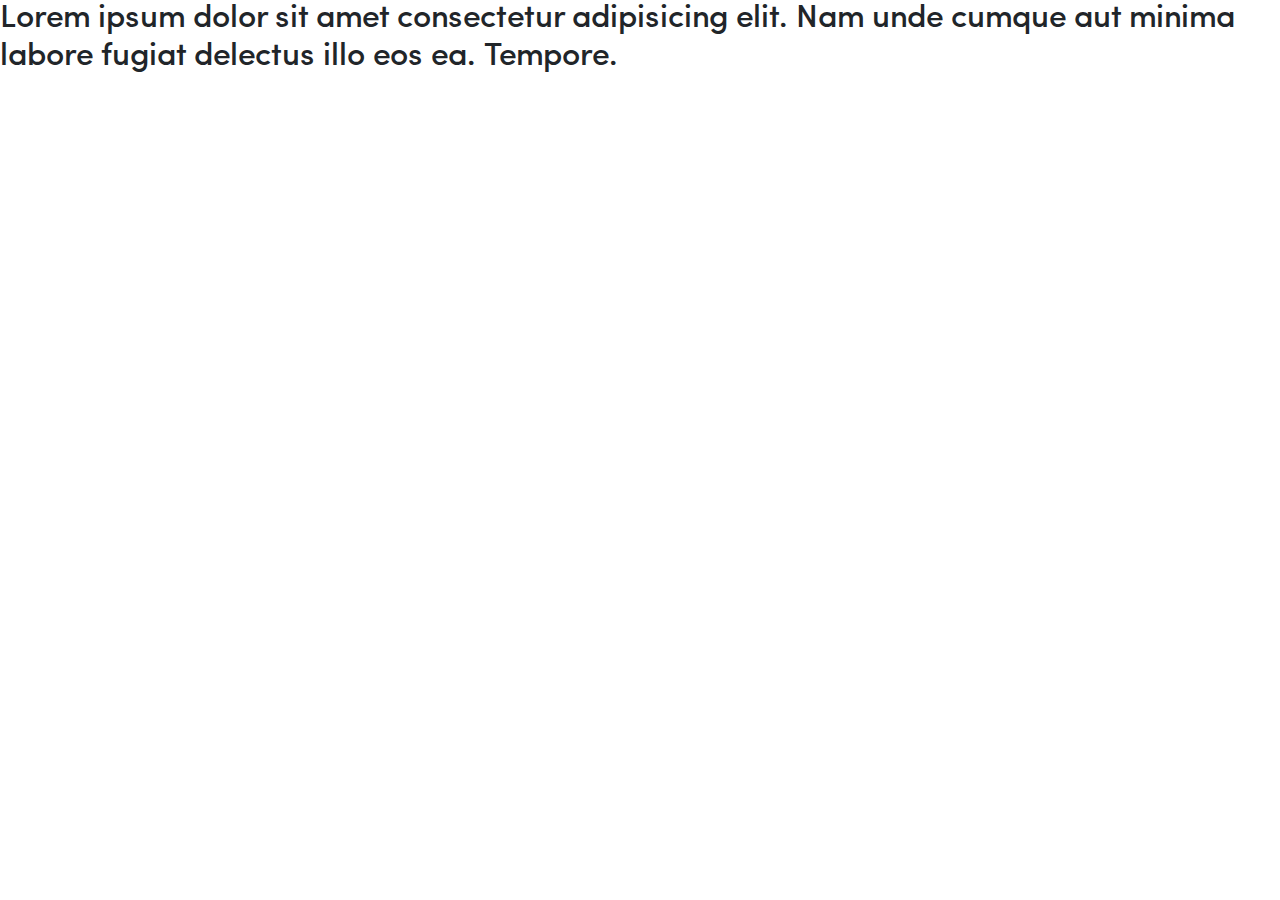
<file: index.html>
<!DOCTYPE html>
<!--[if lt IE 7]>      <html class="no-js lt-ie9 lt-ie8 lt-ie7"> <![endif]-->
<!--[if IE 7]>         <html class="no-js lt-ie9 lt-ie8" lang="en-US"> <![endif]-->
<!--[if IE 8]>         <html class="no-js lt-ie9" lang="en-US"> <![endif]-->
<!--[if gt IE 8]><!-->
<!--<![endif]-->
<!--[if gte IE 9] <style type="text/css"> .gradient {filter: none;}</style><![endif]-->
<!--[if !IE]><html lang="en"><![endif]-->
<html lang="en-US" class="no-js">

<head>
    <meta charset="UTF-8">
    <meta http-equiv="X-UA-Compatible" content="IE=edge">
    <!-- Required meta tags for responsive -->
    <meta name="viewport" content="width=device-width, initial-scale=1, shrink-to-fit=no">
    <!-- The above 3 meta tags *must* come first in the head; any other head content must come *after* these tags -->
    <!-- Favicon and touch icons -->
    <link rel="icon" type="image/png" sizes="16x16" href="assets/img/favicon/favicon-16x16.png">
    <meta name="misapplication-TileColor" content="#ffffff">
    <meta name="theme-color" content="#ffffff">
    <!-- Twitter Card data -->
    <meta name="twitter:card" content="">
    <meta name="twitter:site" content="@twitter_username">
    <meta name="twitter:title" content="">
    <meta name="twitter:description" content="">
    <meta name="twitter:image" content="">
    <!-- Open Graph data -->
    <meta property="og:title" content="">
    <meta property="og:type" content="article">
    <meta property="og:url" content="">
    <meta property="og:image" content="">
    <meta property="og:description" content="">
    <meta property="og:site_name" content="R">
    <meta property="fb:admins" content="Facebook numeric ID">
    <!-- gmail verification -->
    <meta name="google-site-verification" content="">
    <!-- Website title -->
    <title>Home</title>
    <link rel="stylesheet" href="assets/css/all.css">
    <link rel="stylesheet" href="assets/css/normalize.min.css">
    <link rel="stylesheet" href="assets/css/bootstrap.min.css">
    <!-- Main CSS -->
    <link rel="stylesheet" type="text/css" href="assets/css/style.css">
    <!-- jQuery (necessary for jQuery plugins) -->
    <script src="assets/js/jquery-3.5.1.min.js"></script>
</head>

<body>
    <!-- Main Coding Start Here -->


    <h2>
        Lorem ipsum dolor sit amet consectetur adipisicing elit. Nam unde cumque aut minima labore fugiat delectus illo eos ea. Tempore.
    </h2>


    <!-- Main Coding End -->
    <!-- Include all compiled plugins (below), or include individual files as needed -->
    <script src="assets/js/bootstrap.bundle.min.js"></script>
    <!-- Script JS -->
    <script src="assets/js/script.js"></script>
</body>

</html>
</file>
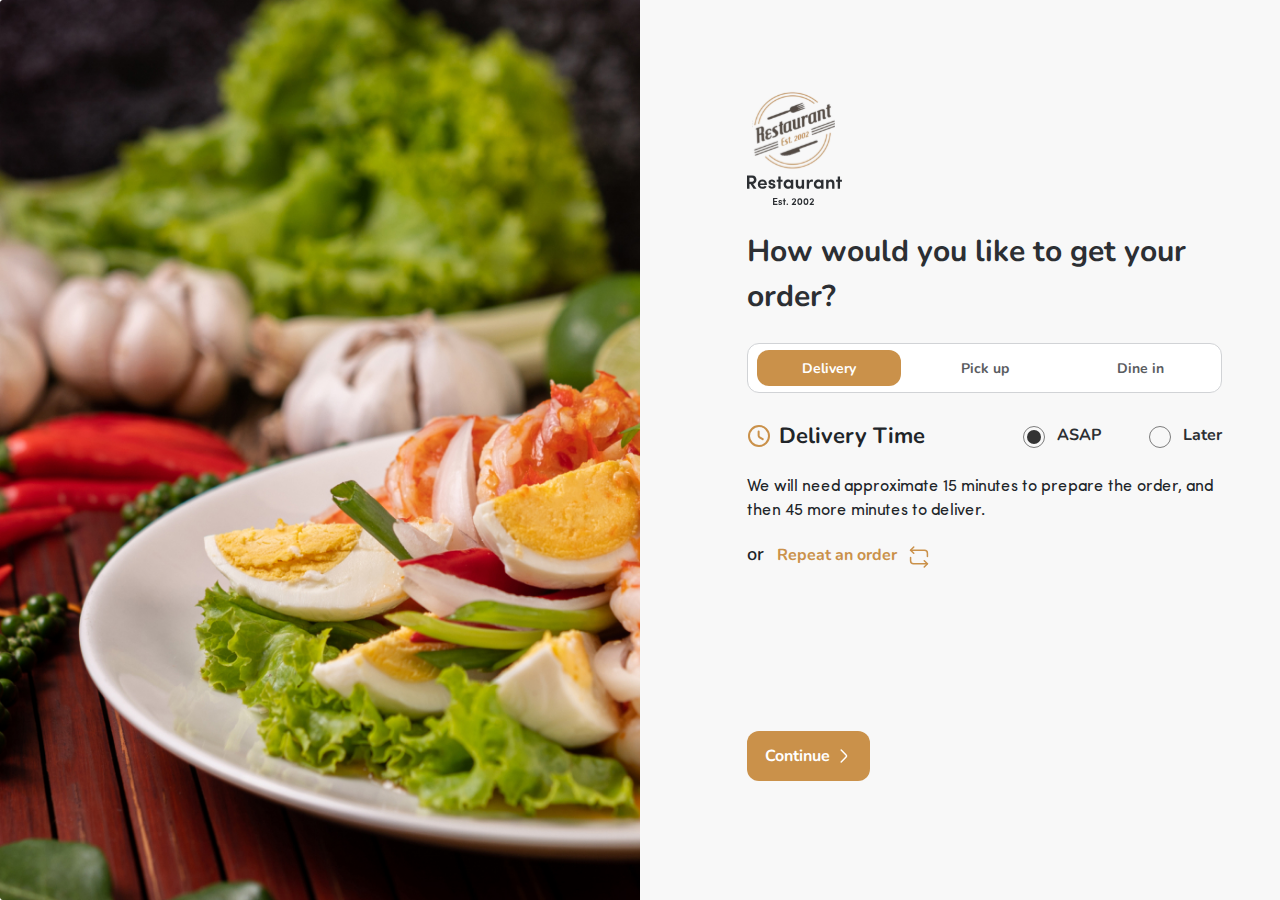
<file: chooser-order-type.html>
<!DOCTYPE html>
<!--[if lt IE 7]>      <html class="no-js lt-ie9 lt-ie8 lt-ie7"> <![endif]-->
<!--[if IE 7]>         <html class="no-js lt-ie9 lt-ie8" lang="en-US"> <![endif]-->
<!--[if IE 8]>         <html class="no-js lt-ie9" lang="en-US"> <![endif]-->
<!--[if gt IE 8]><!-->
<!--<![endif]-->
<!--[if gte IE 9] <style type="text/css"> .gradient {filter: none;}</style><![endif]-->
<!--[if !IE]><html lang="en"><![endif]-->
<html lang="en-US" class="no-js">

<head>
    <meta charset="UTF-8">
    <meta http-equiv="X-UA-Compatible" content="IE=edge">
    <!-- Required meta tags for responsive -->
    <meta name="viewport" content="width=device-width, initial-scale=1, shrink-to-fit=no">
    <!-- The above 3 meta tags *must* come first in the head; any other head content must come *after* these tags -->
    <!-- Favicon and touch icons -->
    <link rel="icon" type="image/png" sizes="16x16" href="assets/img/favicon/italiano-favicon.svg">
    <meta name="misapplication-TileColor" content="#ffffff">
    <meta name="theme-color" content="#ffffff">
    <!-- Twitter Card data -->
    <meta name="twitter:card" content="">
    <meta name="twitter:site" content="@twitter_username">
    <meta name="twitter:title" content="">
    <meta name="twitter:description" content="">
    <meta name="twitter:image" content="">
    <!-- Open Graph data -->
    <meta property="og:title" content="">
    <meta property="og:type" content="article">
    <meta property="og:url" content="">
    <meta property="og:image" content="">
    <meta property="og:description" content="">
    <meta property="og:site_name" content="R">
    <meta property="fb:admins" content="Facebook numeric ID">
    <!-- gmail verification -->
    <meta name="google-site-verification" content="">
    <!-- Website title -->
    <title>Chooser - order type</title>
    <link rel="stylesheet" href="assets/css/all.css">
    <link rel="stylesheet" href="assets/css/normalize.min.css">
    <link rel="stylesheet" href="assets/css/bootstrap.min.css">
    <!-- Main CSS -->
    <link rel="stylesheet" type="text/css" href="assets/css/style.css">
    <!-- jQuery (necessary for jQuery plugins) -->
    <script src="assets/js/jquery-3.5.1.min.js"></script>
</head>

<body>
    <!-- Main Coding Start Here -->


    <div class="login-wrapper gray-6-bg">
        <div class="container-fluid">
            <div class="row">
                <div class="col-lg-6 p-0">
                    <div class="left-banner"></div>
                </div>
                <div class="col-lg-6 d-flex align-items-center pe-auto pe-lg-0">
                    <div class="login-form-area w-100">
                        <div class="logo mb-4">
                            <a href="index.html">
                                <img src="assets/img/Logo-italiano.svg" alt="Italiano logo" class=" img-fluid login-form-logo">
                            </a>
                        </div>

                        <h2 class="fs-30 lh-45 text-clr-gray-1 fw-bold mb-3 ff-nunito">
                            How would you like to get your order?
                        </h2>


                        <div class="step-form-wrapper form-field-area">

                            <div class="tabs">
                                <div class="tabs__head d-flex align-items-center justify-content-between gap-2 radius-12 bg-white ff-nunito">
                                    <div class="tabs__toggle is-active fs-14 lh-19 fw-bold text-clr-gray-2 radius-12 text-center d-flex align-items-center justify-content-center" id="tabs_1">
                                        <span class="tabs__name fs-14 lh-19 fw-bold">Delivery</span>
                                    </div>
                                    <div class="tabs__toggle fs-14 lh-19 fw-bold text-clr-gray-2 radius-12 text-center d-flex align-items-center justify-content-center" id="tabs_2">
                                        <span class="tabs__name fs-14 lh-19 fw-bold">Pick up</span>
                                    </div>
                                    <div class="tabs__toggle fs-14 lh-19 fw-bold text-clr-gray-2 radius-12 text-center d-flex align-items-center justify-content-center" id="tabs_3">
                                        <span class="tabs__name fs-14 lh-19 fw-bold">Dine in</span>
                                    </div>
                                </div>

                                <div class="tabs__body mt-2">

                                    <div class="tabs__content is-active " id="tabs_content1">
                                        <div class="tabs-inner-content d-flex flex-column justify-content-between">
                                            <div class="">
                                                <div class="heading-radio-option ff-nunito d-flex align-items-center justify-content-between pb-2">
                                                    <div class="tabs-heading-text d-flex align-items-center gap-2">
                                                        <img src="assets/img/clock-icon.svg" alt="clock icon" class="img-fluid">
                                                        <h4 class="fs-22 lh-30 fw-bold mb-0">
                                                            Delivery Time
                                                        </h4>
                                                    </div>
        
                                                    <div class="tab-inner-radio d-flex align-items-center gap-4">
                                                        <div class="form-check current" data-tab="tab-1">
                                                            <label class="radio-cirle-btn" for="asap">
                                                                <input class="form-check-input d-none" type="radio" name="flexRadioDefault" id="asap" checked>
                                                                <img src="assets/img/radio-btn-circle.svg" alt="" class="radio-normal img-fluid">
                                                                <img src="assets/img/radio-action-circle.svg" alt="" class="img-fluid d-none radio-active">
                                                                <span class="fs-6 lh-26 fw-bold text-clr-gray-1 ms-2">ASAP</span>
                                                            </label>
                                                        </div>
                                                        <div class="form-check"  data-tab="tab-2">
                                                            <label class="radio-cirle-btn" for="later">
                                                                <input class="form-check-input d-none" type="radio" name="flexRadioDefault" id="later">
                                                                <img src="assets/img/radio-btn-circle.svg" alt="" class="radio-normal img-fluid">
                                                                <img src="assets/img/radio-action-circle.svg" alt="" class="img-fluid d-none radio-active">
                                                                <span class="fs-6 lh-26 fw-bold text-clr-gray-1 ms-2">Later</span>
                                                            </label>
                                                        </div>
                                                    </div>
                                                </div>
                                                <div class="tab-content-wrapper">
                                                    <div id="tab-1" class="tab-content current">
                                                        <p class="tabs__text mt-3">
                                                            We will need approximate 15 minutes to prepare the order, and then 45 more minutes to deliver.
                                                        </p>
                                                    </div>
                                                    <div id="tab-2" class="tab-content">
                                                        <p class="tabs__text mt-3">
                                                            We will need approximate 15 minutes to prepare the order.
                                                        </p>
                                                    </div>
                                                </div>
                                                <p class="fs-18 lh-30 fw-semibold ff-nunito mt-2 mb">
                                                    or
                                                    <a href="#" class="fs-6 lh-20 fw-bold text-decoration-none text-clr-anzac repeat-order ms-2">
                                                        Repeat an order
                                                        <span class="ps-2">
                                                            <svg width="20" height="22" viewBox="0 0 20 22" fill="none" xmlns="http://www.w3.org/2000/svg">
                                                                <path d="M1.58008 4.15991H15.4201C17.0801 4.15991 18.4201 5.49991 18.4201 7.15991V10.4799" stroke="#CA914A" stroke-width="1.5" stroke-miterlimit="10" stroke-linecap="round" stroke-linejoin="round"/>
                                                                <path d="M4.74008 1L1.58008 4.15997L4.74008 7.32001" stroke="#CA914A" stroke-width="1.5" stroke-miterlimit="10" stroke-linecap="round" stroke-linejoin="round"/>
                                                                <path d="M18.4201 17.84H4.58008C2.92008 17.84 1.58008 16.5 1.58008 14.84V11.52" stroke="#CA914A" stroke-width="1.5" stroke-miterlimit="10" stroke-linecap="round" stroke-linejoin="round"/>
                                                                <path d="M15.2598 20.9999L18.4198 17.84L15.2598 14.6799" stroke="#CA914A" stroke-width="1.5" stroke-miterlimit="10" stroke-linecap="round" stroke-linejoin="round"/>
                                                                </svg>                                                        
                                                        </span>
                                                    </a>
                                                </p>
                                            </div>
    
                                            <div class="continue-btn-wrap">
                                                <button class="btn1 continue-btn radius-12 anzac-bg border-0 text-white fs-6 lh-20 fw-bold ff-nunito position-relative">Continue</button>
                                            </div>
                                        </div>
                                    </div>
                                    
                                    <div class="tabs__content" id="tabs_content2">
                                        <div class="tabs-inner-content d-flex flex-column justify-content-between">
                                            <div class="">
                                                <div class="heading-radio-option ff-nunito pb-2">
        
                                                    <div class="tab-inner-radio d-flex align-items-center gap-4">
                                                        <div class="form-check current ps-0">
                                                            <label class="radio-cirle-btn" for="curbside">
                                                                <input class="form-check-input d-none" type="radio" name="curbside" id="curbside" checked>
                                                                <img src="assets/img/radio-btn-circle.svg" alt="" class="radio-normal img-fluid">
                                                                <img src="assets/img/radio-action-circle.svg" alt="" class="img-fluid d-none radio-active">
                                                                <span class="fs-6 lh-26 fw-bold text-clr-gray-1 ms-2">Curbside pick up</span>
                                                            </label>
                                                        </div>
                                                        <div class="form-check">
                                                            <label class="radio-cirle-btn" for="storePick">
                                                                <input class="form-check-input d-none" type="radio" name="curbside" id="storePick">
                                                                <img src="assets/img/radio-btn-circle.svg" alt="" class="radio-normal img-fluid">
                                                                <img src="assets/img/radio-action-circle.svg" alt="" class="img-fluid d-none radio-active">
                                                                <span class="fs-6 lh-26 fw-bold text-clr-gray-1 ms-2">In store pick up</span>
                                                            </label>
                                                        </div>
                                                    </div>
                                                </div>
                                                <!-- <div class="tab-content-wrapper">
                                                    <div id="tab-3" class="tab-content current">
                                                        <p class="tabs__text mt-3">
                                                            We will need approximate 15 minutes to prepare the order, and then 45 more minutes to deliver.
                                                        </p>
                                                    </div>
                                                    <div id="tab-4" class="tab-content">
                                                        <p class="tabs__text mt-3">
                                                            We will need approximate 15 minutes to prepare the order.
                                                        </p>
                                                    </div>
                                                </div> -->
                                                <p class="fs-18 lh-30 fw-semibold ff-nunito mt-2 mb">
                                                    or
                                                    <a href="#" class="fs-6 lh-20 fw-bold text-decoration-none text-clr-anzac repeat-order ms-2">
                                                        Repeat an order
                                                        <span class="ps-2">
                                                            <svg width="20" height="22" viewBox="0 0 20 22" fill="none" xmlns="http://www.w3.org/2000/svg">
                                                                <path d="M1.58008 4.15991H15.4201C17.0801 4.15991 18.4201 5.49991 18.4201 7.15991V10.4799" stroke="#CA914A" stroke-width="1.5" stroke-miterlimit="10" stroke-linecap="round" stroke-linejoin="round"/>
                                                                <path d="M4.74008 1L1.58008 4.15997L4.74008 7.32001" stroke="#CA914A" stroke-width="1.5" stroke-miterlimit="10" stroke-linecap="round" stroke-linejoin="round"/>
                                                                <path d="M18.4201 17.84H4.58008C2.92008 17.84 1.58008 16.5 1.58008 14.84V11.52" stroke="#CA914A" stroke-width="1.5" stroke-miterlimit="10" stroke-linecap="round" stroke-linejoin="round"/>
                                                                <path d="M15.2598 20.9999L18.4198 17.84L15.2598 14.6799" stroke="#CA914A" stroke-width="1.5" stroke-miterlimit="10" stroke-linecap="round" stroke-linejoin="round"/>
                                                                </svg>                                                        
                                                        </span>
                                                    </a>
                                                </p>
                                            </div>
    
                                            <div class="continue-btn-wrap">
                                                <button class="btn2 continue-btn radius-12 anzac-bg border-0 text-white fs-6 lh-20 fw-bold ff-nunito position-relative">Continue</button>
                                            </div>
                                        </div>
                                    </div>
                                    
                                    <div class="tabs__content " id="tabs_content3">
                                        <div class="tabs-inner-content d-flex flex-column justify-content-between">
                                            <div class="">
                                                <div class="heading-radio-option ff-nunito d-flex align-items-center justify-content-between pb-2">
                                                    <div class="tabs-heading-text d-flex align-items-center gap-2">
                                                        <img src="assets/img/clock-icon.svg" alt="clock icon" class="img-fluid">
                                                        <h4 class="fs-22 lh-30 fw-bold mb-0">
                                                            Delivery Time
                                                        </h4>
                                                    </div>
        
                                                    <div class="tab-inner-radio d-flex align-items-center gap-4">
                                                        <div class="form-check current" data-tab="tab-1">
                                                            <label class="radio-cirle-btn" for="asap2">
                                                                <input class="form-check-input d-none" type="radio" name="flexRadioDefault2" id="asap2" checked>
                                                                <img src="assets/img/radio-btn-circle.svg" alt="" class="radio-normal img-fluid">
                                                                <img src="assets/img/radio-action-circle.svg" alt="" class="img-fluid d-none radio-active">
                                                                <span class="fs-6 lh-26 fw-bold text-clr-gray-1 ms-2">ASAP</span>
                                                            </label>
                                                        </div>
                                                        <div class="form-check"  data-tab="tab-2">
                                                            <label class="radio-cirle-btn" for="later2">
                                                                <input class="form-check-input d-none" type="radio" name="flexRadioDefault2" id="later2">
                                                                <img src="assets/img/radio-btn-circle.svg" alt="" class="radio-normal img-fluid">
                                                                <img src="assets/img/radio-action-circle.svg" alt="" class="img-fluid d-none radio-active">
                                                                <span class="fs-6 lh-26 fw-bold text-clr-gray-1 ms-2">Later</span>
                                                            </label>
                                                        </div>
                                                    </div>
                                                </div>
                                                <div class="tab-content-wrapper">
                                                    <div id="tab-1" class="tab-content current">
                                                        <p class="tabs__text mt-3">
                                                            We will need approximate 15 minutes to prepare the order, and then 45 more minutes to deliver.
                                                        </p>
                                                    </div>
                                                    <div id="tab-2" class="tab-content">
                                                        <p class="tabs__text mt-3">
                                                            We will need approximate 15 minutes to prepare the order.
                                                        </p>
                                                    </div>
                                                </div>
                                                <p class="fs-18 lh-30 fw-semibold ff-nunito mt-2 mb">
                                                    or
                                                    <a href="#" class="fs-6 lh-20 fw-bold text-decoration-none text-clr-anzac repeat-order ms-2">
                                                        Repeat an order
                                                        <span class="ps-2">
                                                            <svg width="20" height="22" viewBox="0 0 20 22" fill="none" xmlns="http://www.w3.org/2000/svg">
                                                                <path d="M1.58008 4.15991H15.4201C17.0801 4.15991 18.4201 5.49991 18.4201 7.15991V10.4799" stroke="#CA914A" stroke-width="1.5" stroke-miterlimit="10" stroke-linecap="round" stroke-linejoin="round"/>
                                                                <path d="M4.74008 1L1.58008 4.15997L4.74008 7.32001" stroke="#CA914A" stroke-width="1.5" stroke-miterlimit="10" stroke-linecap="round" stroke-linejoin="round"/>
                                                                <path d="M18.4201 17.84H4.58008C2.92008 17.84 1.58008 16.5 1.58008 14.84V11.52" stroke="#CA914A" stroke-width="1.5" stroke-miterlimit="10" stroke-linecap="round" stroke-linejoin="round"/>
                                                                <path d="M15.2598 20.9999L18.4198 17.84L15.2598 14.6799" stroke="#CA914A" stroke-width="1.5" stroke-miterlimit="10" stroke-linecap="round" stroke-linejoin="round"/>
                                                                </svg>                                                        
                                                        </span>
                                                    </a>
                                                </p>
                                            </div>
    
                                            <div class="continue-btn-wrap">
                                                <button class="btn3 continue-btn radius-12 anzac-bg border-0 text-white fs-6 lh-20 fw-bold ff-nunito position-relative">Continue</button>
                                            </div>
                                        </div>
                                    </div>

                                </div>
                            </div>

                        </div>
                    </div>
                </div>
            </div>
        </div>
    </div>






    <!-- Main Coding End -->
    <!-- Include all compiled plugins (below), or include individual files as needed -->
    <script src="assets/js/bootstrap.bundle.min.js"></script>
    <!-- Script JS -->
    <script src="assets/js/script.js"></script>
</body>

</html>
</file>
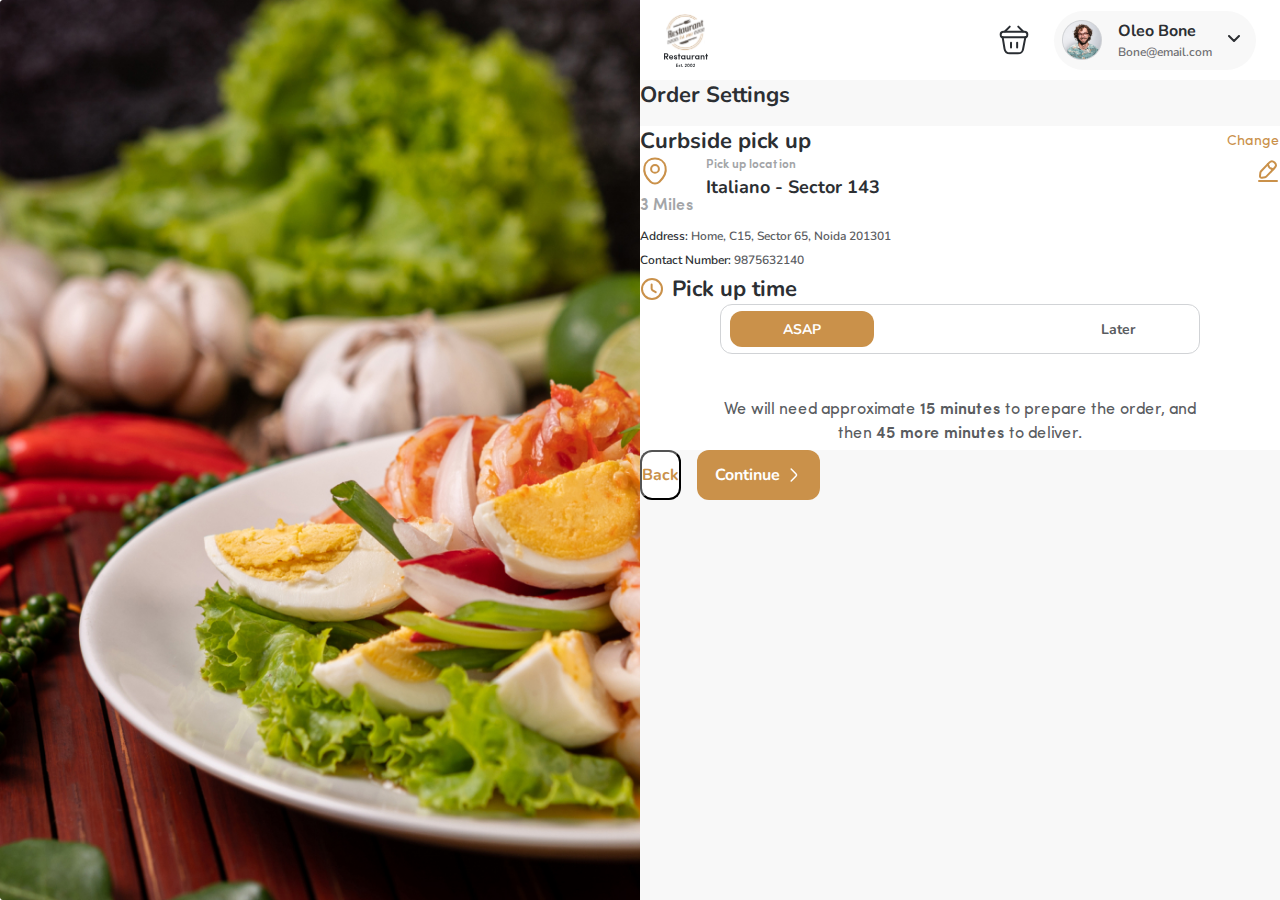
<file: chooser-Pick-up-time.html>
<!DOCTYPE html>
<!--[if lt IE 7]>      <html class="no-js lt-ie9 lt-ie8 lt-ie7"> <![endif]-->
<!--[if IE 7]>         <html class="no-js lt-ie9 lt-ie8" lang="en-US"> <![endif]-->
<!--[if IE 8]>         <html class="no-js lt-ie9" lang="en-US"> <![endif]-->
<!--[if gt IE 8]><!-->
<!--<![endif]-->
<!--[if gte IE 9] <style type="text/css"> .gradient {filter: none;}</style><![endif]-->
<!--[if !IE]><html lang="en"><![endif]-->
<html lang="en-US" class="no-js">

<head>
    <meta charset="UTF-8">
    <meta http-equiv="X-UA-Compatible" content="IE=edge">
    <!-- Required meta tags for responsive -->
    <meta name="viewport" content="width=device-width, initial-scale=1, shrink-to-fit=no">
    <!-- The above 3 meta tags *must* come first in the head; any other head content must come *after* these tags -->
    <!-- Favicon and touch icons -->
    <link rel="icon" type="image/png" sizes="16x16" href="assets/img/favicon/italiano-favicon.svg">
    <meta name="misapplication-TileColor" content="#ffffff">
    <meta name="theme-color" content="#ffffff">
    <!-- Twitter Card data -->
    <meta name="twitter:card" content="">
    <meta name="twitter:site" content="@twitter_username">
    <meta name="twitter:title" content="">
    <meta name="twitter:description" content="">
    <meta name="twitter:image" content="">
    <!-- Open Graph data -->
    <meta property="og:title" content="">
    <meta property="og:type" content="article">
    <meta property="og:url" content="">
    <meta property="og:image" content="">
    <meta property="og:description" content="">
    <meta property="og:site_name" content="R">
    <meta property="fb:admins" content="Facebook numeric ID">
    <!-- gmail verification -->
    <meta name="google-site-verification" content="">
    <!-- Website title -->
    <title>Pick up -Time ASAP</title>
    <link rel="stylesheet" href="assets/css/all.css">
    <link rel="stylesheet" href="assets/css/normalize.min.css">
    <link rel="stylesheet" href="assets/css/bootstrap.min.css">
    <!-- Main CSS -->
    <link rel="stylesheet" type="text/css" href="assets/css/style.css">
    <!-- jQuery (necessary for jQuery plugins) -->
    <script src="assets/js/jquery-3.5.1.min.js"></script>
</head>

<body>
    <!-- Main Coding Start Here -->


    <div class="login-wrapper gray-6-bg">
        <div class="container-fluid">
            <div class="row">
                <div class="col-lg-6 p-0">
                    <div class="left-banner"></div>
                </div>

                <div class="col-lg-6 p-0 right-content-height">
                    <div class="header-menubar">
                        <nav class="navbar navbar-expand-lg bg-white">
                            <div class="container-fluid">
                                <a class="navbar-brand" href="#">
                                    <img src="assets/img/Logo-italiano.svg" alt="logo" class="menubar-logo img-fluid">
                                </a>
                                <button class="navbar-toggler" type="button" data-bs-toggle="collapse"
                                    data-bs-target="#navbarSupportedContent" aria-controls="navbarSupportedContent"
                                    aria-expanded="false" aria-label="Toggle navigation">
                                    <span class="navbar-toggler-icon"></span>
                                </button>
                                <div class="collapse navbar-collapse" id="navbarSupportedContent">
                                    <ul class="navbar-nav ms-auto mb-2 mb-lg-0 pe-4">
                                        <li class="nav-item">
                                            <div class="cart-menu">
                                                <a href="#" class="cart-iocn-btn">
                                                    <svg width="32" height="32" viewBox="0 0 32 32" fill="none" xmlns="http://www.w3.org/2000/svg">
                                                        <path d="M11.7466 2.66669L6.91992 7.50669" stroke="#292D32" stroke-width="2" stroke-miterlimit="10" stroke-linecap="round" stroke-linejoin="round"/>
                                                        <path d="M20.2529 2.66669L25.0796 7.50669" stroke="#292D32" stroke-width="2" stroke-miterlimit="10" stroke-linecap="round" stroke-linejoin="round"/>
                                                        <path d="M2.66699 10.4667C2.66699 7.99999 3.98699 7.79999 5.62699 7.79999H26.3737C28.0137 7.79999 29.3337 7.99999 29.3337 10.4667C29.3337 13.3333 28.0137 13.1333 26.3737 13.1333H5.62699C3.98699 13.1333 2.66699 13.3333 2.66699 10.4667Z" stroke="#292D32" stroke-width="2"/>
                                                        <path d="M13.0137 18.6667V23.4" stroke="#292D32" stroke-width="2" stroke-linecap="round"/>
                                                        <path d="M19.1465 18.6667V23.4" stroke="#292D32" stroke-width="2" stroke-linecap="round"/>
                                                        <path d="M4.66699 13.3333L6.54699 24.8533C6.97366 27.44 8.00033 29.3333 11.8137 29.3333H19.8537C24.0003 29.3333 24.6137 27.52 25.0937 25.0133L27.3337 13.3333" stroke="#292D32" stroke-width="2" stroke-linecap="round"/>
                                                    </svg>                                                    
                                                </a>
                                            </div>
                                        </li>
                                    </ul>
                                    

                                    <div class="user-login-wrap gray-6-bg rounded-pill">
                                        <ul class="navbar-nav me-auto mb-2 mb-lg-0">
                                            <li class="nav-item dropdown ">
                                                <a class="nav-link " href="#" role="button"
                                                    data-bs-toggle="dropdown" aria-expanded="false">
                                                    <span class="user-login-innder d-flex align-items-center gap-3">
                                                        <span class="user-avator">
                                                            <img src="assets/img/user-avator.png" alt="User" class="img-fluid">
                                                        </span>
                                                        <span class="user-name-email d-flex flex-column">
                                                            <span class="user-name fs-6 lh-24 text-clr-gray-1 fw-bold ff-nunito">
                                                                Oleo Bone
                                                            </span>
                                                            <span class="user-mail fs-12 lh-19 fw-semibold text-clr-gray-7 ff-nunito">
                                                                Bone@email.com
                                                            </span>
                                                        </span>
                                                        <span class="dropdown-arrrow pe-2 pb-2">
                                                            <svg width="12" height="7" viewBox="0 0 12 7" fill="none" xmlns="http://www.w3.org/2000/svg">
                                                                <path d="M1 1L6 6L11 1" stroke="#2C2F33" stroke-width="2" stroke-linecap="round" stroke-linejoin="round"/>
                                                            </svg>
                                                        </span>
                                                    </span>
                                                </a>
                                                <ul class="dropdown-menu">
                                                    <li><a class="dropdown-item" href="#">Action</a></li>
                                                    <li><a class="dropdown-item" href="#">Another action</a></li>
                                                    <li>
                                                        <hr class="dropdown-divider">
                                                    </li>
                                                    <li><a class="dropdown-item" href="#">Something else here</a></li>
                                                </ul>
                                            </li>
                                        </ul>
                                    </div>
                                </div>
                            </div>
                        </nav>
                    </div>

                    <div class="content-area-wrapper">
                        <div class="page-heading">
                            <h2 class="fs-22 lh-30 text-clr-gray-1 fw-bold mb-3 ff-nunito">
                                Order Settings
                            </h2>
                        </div>

                        <div class="order-options bg-white radius-20">
                            <div class="option-heading-area d-flex align-items-center justify-content-between flex-wrap">
                                <div class="option-heading d-flex align-items-center gap-2">
                                    <h2 class="fs-22 lh-30 text-clr-gray-1 fw-bold ff-nunito me-1 mb-0">
                                        Curbside pick up
                                    </h2>
                                    <span class="heading-status mantis-bg fs-10 rounded-pill text-white fw-bold">Selected</span>
                                </div>
                                <div class="option-action-btn">
                                    <button type="submit" class="text-clr-anzac border-0 bg-transparent fs-14 lh-19 fw-extraBold p-0">Change</button>
                                </div>
                            </div>
                            <div class="option-heading-area d-flex  justify-content-between flex-wrap border-0">

                                <div class="option-heading-wrapper">
                                    <div class="d-flex gap-2">
                                        <div class="option-icon me-1">
                                            <svg width="30" height="30" viewBox="0 0 30 30" fill="none" xmlns="http://www.w3.org/2000/svg">
                                                <path d="M14.9996 16.7875C17.1535 16.7875 18.8996 15.0414 18.8996 12.8875C18.8996 10.7336 17.1535 8.98749 14.9996 8.98749C12.8457 8.98749 11.0996 10.7336 11.0996 12.8875C11.0996 15.0414 12.8457 16.7875 14.9996 16.7875Z" stroke="#CA914A" stroke-width="2"/>
                                                <path d="M4.52512 10.6125C6.98762 -0.212497 23.0251 -0.199997 25.4751 10.625C26.9126 16.975 22.9626 22.35 19.5001 25.675C16.9876 28.1 13.0126 28.1 10.4876 25.675C7.03762 22.35 3.08762 16.9625 4.52512 10.6125Z" stroke="#CA914A" stroke-width="2"/>
                                            </svg>
                                            <p class="fs-9 fw-semibold text-clr-gray-3 mb-0 mt-2">
                                                3 Miles
                                            </p>
                                        </div>
                                        <div class="option-heading">
                                            <p class="fs-12 lh-19 fw-semibold text-clr-gray-3 m-0">
                                                Pick up location
                                            </p>
                                            <h2 class="fs-18 lh-24 text-clr-gray-1 fw-bold ff-nunito me-1 mb-0">
                                                Italiano - Sector 143
                                            </h2>
                                        </div>
                                    </div>
                                        
                                    <div class="contact-address-wrap mt-2">
                                        <p class="fs-12 lh-19 fw-semibold p-0 text-clr-gray-2 ff-nunito mb-1">
                                            <span class="fs-12 lh-20 fw-semibold text-clr-gray-1 ff-sofia">Address:</span> 
                                            Home, C15, Sector 65, Noida 201301
                                        </p>
                                        <p class="fs-12 lh-19 fw-semibold p-0 text-clr-gray-2 ff-nunito mb-1">
                                            <span class="fs-12 lh-20 fw-semibold text-clr-gray-1 ff-sofia">Contact Number:</span> 
                                            9875632140
                                        </p>
                                    </div>
                                </div>

                                <div class="option-action-btn">
                                    <button type="submit" class="edit-cion-btn text-clr-anzac border-0 bg-transparent fs-14 lh-19 fw-extraBold p-0">
                                        <svg width="24" height="24" viewBox="0 0 24 24" fill="none" xmlns="http://www.w3.org/2000/svg">
                                            <path d="M13.2603 3.59997L5.05034 12.29C4.74034 12.62 4.44034 13.27 4.38034 13.72L4.01034 16.96C3.88034 18.13 4.72034 18.93 5.88034 18.73L9.10034 18.18C9.55034 18.1 10.1803 17.77 10.4903 17.43L18.7003 8.73997C20.1203 7.23997 20.7603 5.52997 18.5503 3.43997C16.3503 1.36997 14.6803 2.09997 13.2603 3.59997Z" stroke="#CA914A" stroke-width="2" stroke-miterlimit="10" stroke-linecap="round" stroke-linejoin="round"/>
                                            <path d="M11.8896 5.04999C12.3196 7.80999 14.5596 9.91999 17.3396 10.2" stroke="#CA914A" stroke-width="2" stroke-miterlimit="10" stroke-linecap="round" stroke-linejoin="round"/>
                                            <path d="M3 22H21" stroke="#CA914A" stroke-width="2" stroke-miterlimit="10" stroke-linecap="round" stroke-linejoin="round"/>
                                        </svg>
                                    </button>
                                </div>
                            </div>
                        </div>

                        
                        <div class="">
                            <div class="pickup-tabs-wrap d-flex flex-column justify-content-between">
                                <div class="order-options bg-white radius-20">
                                    <div class="option-heading-area border-0">
                                        <div class="option-heading d-flex align-items-center gap-2">
                                            <img src="assets/img/clock-icon.svg" alt="clock icon" class="img-fluid">
                                            <h2 class="fs-22 lh-30 text-clr-gray-1 fw-bold ff-nunito me-1 mb-0">
                                                Pick up time
                                            </h2>
                                        </div>
                                    </div>
        
                                    <div class="option-heading-area border-0 text-center">
        
                                        <div class="tabs pickup-tabs mx-auto">
                                            <div class="tabs__head pickup-tabs-head d-flex align-items-center justify-content-between gap-2 radius-12 bg-white ff-nunito">
                                                <div class="tabs__toggle is-active fs-14 lh-19 fw-bold text-clr-gray-2 radius-12 text-center d-flex align-items-center justify-content-center" id="tabs_1">
                                                    <span class="tabs__name fs-14 lh-19 fw-bold">ASAP</span>
                                                </div>
                                                <div class="tabs__toggle fs-14 lh-19 fw-bold text-clr-gray-2 radius-12 text-center d-flex align-items-center justify-content-center" id="tabs_2">
                                                    <span class="tabs__name fs-14 lh-19 fw-bold">Later</span>
                                                </div>
                                            </div>
            
                                            <div class="tabs__body mt-2">
            
                                                <div class="tabs__content is-active " id="tabs_content1">
                                                    <div class="">
                                                        <div class="tab-content-wrapper">
                                                            <div id="tab-1" class="tab-content current">
                                                                <p class="tabs__text mt-3 fs-6 lh-24 text-clr-gray-2 ff-sofia mb-1">
                                                                    We will need approximate <span class="fw-semibold">15 minutes</span> to prepare the order, and then <span class="fw-semibold">45 more minutes</span> to deliver.
                                                                </p>
                                                            </div>
                                                        </div>
                
                                                    </div>
                                                </div>
                                                
                                                <div class="tabs__content" id="tabs_content2">
                                                    <div class="">
                                                        <div class="tab-content-wrapper">
                                                            <div id="tab-1" class="tab-content current">
                                                                <p class="tabs__text mt-3">
                                                                    We will need approximate <span class="fw-semibold">15 minutes</span> to prepare the order.
                                                                </p>
                                                            </div>
                                                        </div>
                                                    </div>
                                                </div>
                                                
            
                                            </div>
                                        </div>
                                         
                                    </div>
                                </div>
                                
                                <div class="order-options">
                                    <div class="option-btn-area pickup-pag-btn border-0">
                                        <div class="option-heading-wrapper d-flex gap-3">
                                            <button class="back-btn radius-12 bg-white text-clr-anzac fs-6 lh-20 fw-bold ff-nunito position-relative">Back</button>
                                            <button class="btn2 continue-btn radius-12 anzac-bg border-0 text-white fs-6 lh-20 fw-bold ff-nunito position-relative">Continue</button>
                                        </div>
                                    </div>
                                </div>
                            </div>
                        </div>
                    </div>


                </div>
            </div>
        </div>
    </div>






    <!-- Main Coding End -->
    <!-- Include all compiled plugins (below), or include individual files as needed -->
    <script src="assets/js/bootstrap.bundle.min.js"></script>
    <!-- Script JS -->
    <script src="assets/js/script.js"></script>
</body>

</html>
</file>
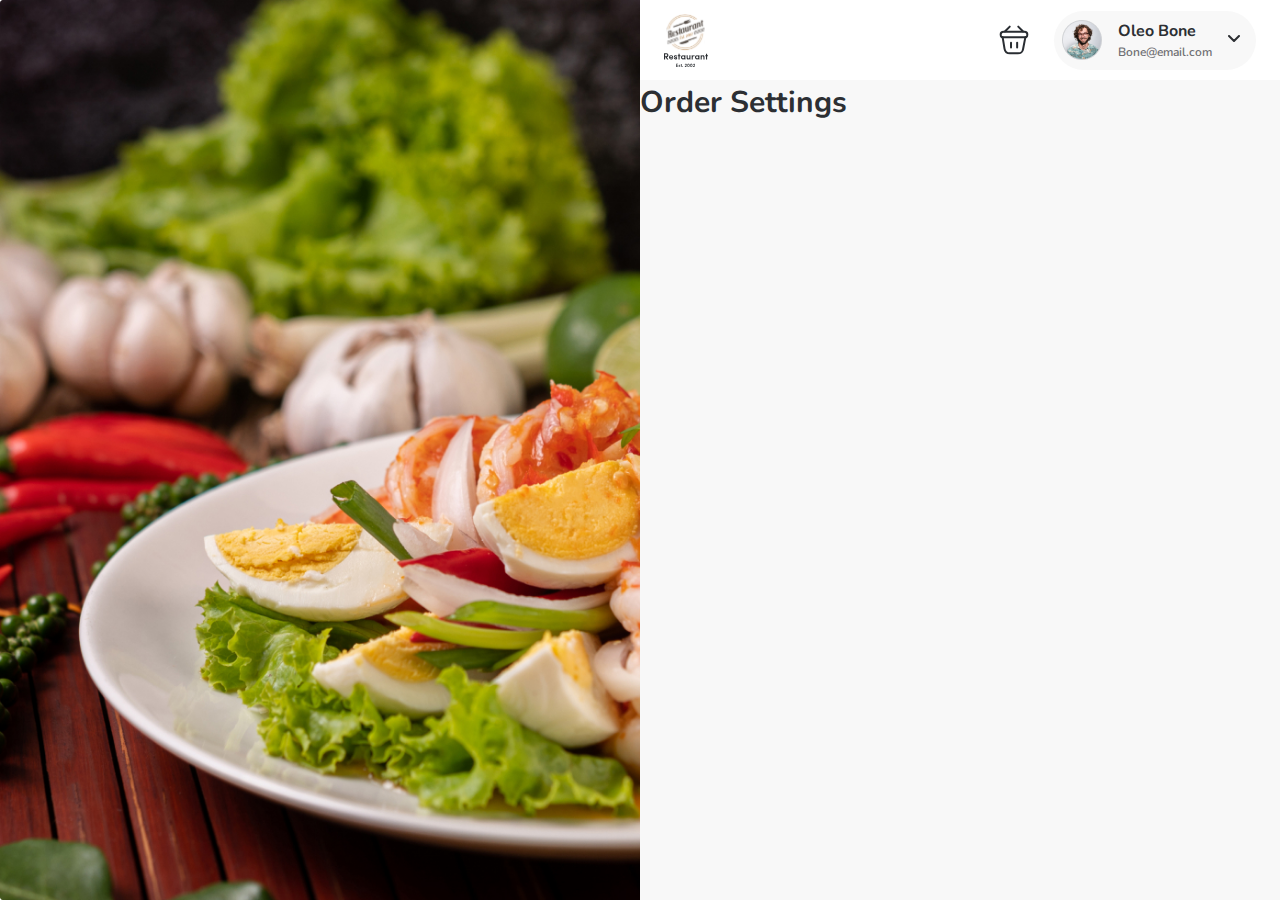
<file: chooser-selected-delivery-outlet.html>
<!DOCTYPE html>
<!--[if lt IE 7]>      <html class="no-js lt-ie9 lt-ie8 lt-ie7"> <![endif]-->
<!--[if IE 7]>         <html class="no-js lt-ie9 lt-ie8" lang="en-US"> <![endif]-->
<!--[if IE 8]>         <html class="no-js lt-ie9" lang="en-US"> <![endif]-->
<!--[if gt IE 8]><!-->
<!--<![endif]-->
<!--[if gte IE 9] <style type="text/css"> .gradient {filter: none;}</style><![endif]-->
<!--[if !IE]><html lang="en"><![endif]-->
<html lang="en-US" class="no-js">

<head>
    <meta charset="UTF-8">
    <meta http-equiv="X-UA-Compatible" content="IE=edge">
    <!-- Required meta tags for responsive -->
    <meta name="viewport" content="width=device-width, initial-scale=1, shrink-to-fit=no">
    <!-- The above 3 meta tags *must* come first in the head; any other head content must come *after* these tags -->
    <!-- Favicon and touch icons -->
    <link rel="icon" type="image/png" sizes="16x16" href="assets/img/favicon/italiano-favicon.svg">
    <meta name="misapplication-TileColor" content="#ffffff">
    <meta name="theme-color" content="#ffffff">
    <!-- Twitter Card data -->
    <meta name="twitter:card" content="">
    <meta name="twitter:site" content="@twitter_username">
    <meta name="twitter:title" content="">
    <meta name="twitter:description" content="">
    <meta name="twitter:image" content="">
    <!-- Open Graph data -->
    <meta property="og:title" content="">
    <meta property="og:type" content="article">
    <meta property="og:url" content="">
    <meta property="og:image" content="">
    <meta property="og:description" content="">
    <meta property="og:site_name" content="R">
    <meta property="fb:admins" content="Facebook numeric ID">
    <!-- gmail verification -->
    <meta name="google-site-verification" content="">
    <!-- Website title -->
    <title>Chooser - selected delivery outlet</title>
    <link rel="stylesheet" href="assets/css/all.css">
    <link rel="stylesheet" href="assets/css/normalize.min.css">
    <link rel="stylesheet" href="assets/css/bootstrap.min.css">
    <!-- Main CSS -->
    <link rel="stylesheet" type="text/css" href="assets/css/style.css">
    <!-- jQuery (necessary for jQuery plugins) -->
    <script src="assets/js/jquery-3.5.1.min.js"></script>
</head>

<body>
    <!-- Main Coding Start Here -->


    <div class="login-wrapper gray-6-bg">
        <div class="container-fluid">
            <div class="row">
                <div class="col-lg-6 p-0">
                    <div class="left-banner"></div>
                </div>

                <div class="col-lg-6 p-0">
                    <div class="header-menubar">
                        <nav class="navbar navbar-expand-lg bg-white">
                            <div class="container-fluid">
                                <a class="navbar-brand" href="#">
                                    <img src="assets/img/Logo-italiano.svg" alt="logo" class="menubar-logo img-fluid">
                                </a>
                                <button class="navbar-toggler" type="button" data-bs-toggle="collapse"
                                    data-bs-target="#navbarSupportedContent" aria-controls="navbarSupportedContent"
                                    aria-expanded="false" aria-label="Toggle navigation">
                                    <span class="navbar-toggler-icon"></span>
                                </button>
                                <div class="collapse navbar-collapse" id="navbarSupportedContent">
                                    <ul class="navbar-nav ms-auto mb-2 mb-lg-0 pe-4">
                                        <li class="nav-item">
                                            <div class="cart-menu">
                                                <a href="#" class="cart-iocn-btn">
                                                    <svg width="32" height="32" viewBox="0 0 32 32" fill="none" xmlns="http://www.w3.org/2000/svg">
                                                        <path d="M11.7466 2.66669L6.91992 7.50669" stroke="#292D32" stroke-width="2" stroke-miterlimit="10" stroke-linecap="round" stroke-linejoin="round"/>
                                                        <path d="M20.2529 2.66669L25.0796 7.50669" stroke="#292D32" stroke-width="2" stroke-miterlimit="10" stroke-linecap="round" stroke-linejoin="round"/>
                                                        <path d="M2.66699 10.4667C2.66699 7.99999 3.98699 7.79999 5.62699 7.79999H26.3737C28.0137 7.79999 29.3337 7.99999 29.3337 10.4667C29.3337 13.3333 28.0137 13.1333 26.3737 13.1333H5.62699C3.98699 13.1333 2.66699 13.3333 2.66699 10.4667Z" stroke="#292D32" stroke-width="2"/>
                                                        <path d="M13.0137 18.6667V23.4" stroke="#292D32" stroke-width="2" stroke-linecap="round"/>
                                                        <path d="M19.1465 18.6667V23.4" stroke="#292D32" stroke-width="2" stroke-linecap="round"/>
                                                        <path d="M4.66699 13.3333L6.54699 24.8533C6.97366 27.44 8.00033 29.3333 11.8137 29.3333H19.8537C24.0003 29.3333 24.6137 27.52 25.0937 25.0133L27.3337 13.3333" stroke="#292D32" stroke-width="2" stroke-linecap="round"/>
                                                    </svg>                                                    
                                                </a>
                                            </div>
                                        </li>
                                    </ul>
                                    

                                    <div class="user-login-wrap gray-6-bg rounded-pill">
                                        <ul class="navbar-nav me-auto mb-2 mb-lg-0">
                                            <li class="nav-item dropdown ">
                                                <a class="nav-link " href="#" role="button"
                                                    data-bs-toggle="dropdown" aria-expanded="false">
                                                    <span class="user-login-innder d-flex align-items-center gap-3">
                                                        <span class="user-avator">
                                                            <img src="assets/img/user-avator.png" alt="User" class="img-fluid">
                                                        </span>
                                                        <span class="user-name-email d-flex flex-column">
                                                            <span class="user-name fs-6 lh-24 text-clr-gray-1 fw-bold ff-nunito">
                                                                Oleo Bone
                                                            </span>
                                                            <span class="user-mail fs-12 lh-19 fw-semibold text-clr-gray-7 ff-nunito">
                                                                Bone@email.com
                                                            </span>
                                                        </span>
                                                        <span class="dropdown-arrrow pe-2 pb-2">
                                                            <svg width="12" height="7" viewBox="0 0 12 7" fill="none" xmlns="http://www.w3.org/2000/svg">
                                                                <path d="M1 1L6 6L11 1" stroke="#2C2F33" stroke-width="2" stroke-linecap="round" stroke-linejoin="round"/>
                                                            </svg>
                                                        </span>
                                                    </span>
                                                </a>
                                                <ul class="dropdown-menu">
                                                    <li><a class="dropdown-item" href="#">Action</a></li>
                                                    <li><a class="dropdown-item" href="#">Another action</a></li>
                                                    <li>
                                                        <hr class="dropdown-divider">
                                                    </li>
                                                    <li><a class="dropdown-item" href="#">Something else here</a></li>
                                                </ul>
                                            </li>
                                        </ul>
                                    </div>
                                </div>
                            </div>
                        </nav>
                    </div>

                    <div class="content-wrapper">
                        <div class="page-heading">
                            <h2 class="fs-30 lh-45 text-clr-gray-1 fw-bold mb-3 ff-nunito">
                                Order Settings
                            </h2>
                        </div>
                    </div>

                    <div class="login-form-area ff-nunito w-100">

                    </div>

                </div>
            </div>
        </div>
    </div>






    <!-- Main Coding End -->
    <!-- Include all compiled plugins (below), or include individual files as needed -->
    <script src="assets/js/bootstrap.bundle.min.js"></script>
    <!-- Script JS -->
    <script src="assets/js/script.js"></script>
</body>

</html>
</file>
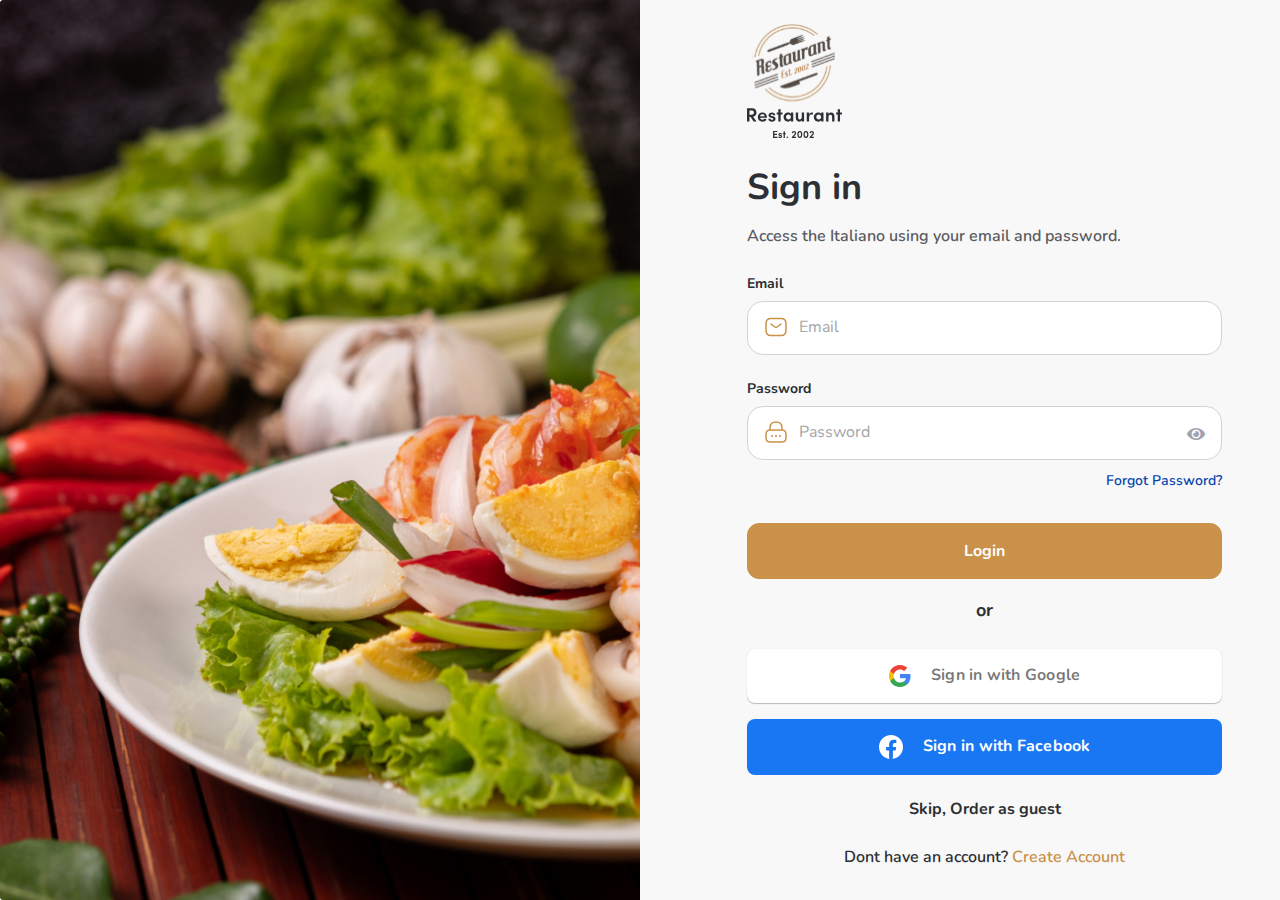
<file: login.html>
<!DOCTYPE html>
<!--[if lt IE 7]>      <html class="no-js lt-ie9 lt-ie8 lt-ie7"> <![endif]-->
<!--[if IE 7]>         <html class="no-js lt-ie9 lt-ie8" lang="en-US"> <![endif]-->
<!--[if IE 8]>         <html class="no-js lt-ie9" lang="en-US"> <![endif]-->
<!--[if gt IE 8]><!-->
<!--<![endif]-->
<!--[if gte IE 9] <style type="text/css"> .gradient {filter: none;}</style><![endif]-->
<!--[if !IE]><html lang="en"><![endif]-->
<html lang="en-US" class="no-js">

<head>
    <meta charset="UTF-8">
    <meta http-equiv="X-UA-Compatible" content="IE=edge">
    <!-- Required meta tags for responsive -->
    <meta name="viewport" content="width=device-width, initial-scale=1, shrink-to-fit=no">
    <!-- The above 3 meta tags *must* come first in the head; any other head content must come *after* these tags -->
    <!-- Favicon and touch icons -->
    <link rel="icon" type="image/png" sizes="16x16" href="assets/img/favicon/italiano-favicon.svg">
    <meta name="misapplication-TileColor" content="#ffffff">
    <meta name="theme-color" content="#ffffff">
    <!-- Twitter Card data -->
    <meta name="twitter:card" content="">
    <meta name="twitter:site" content="@twitter_username">
    <meta name="twitter:title" content="">
    <meta name="twitter:description" content="">
    <meta name="twitter:image" content="">
    <!-- Open Graph data -->
    <meta property="og:title" content="">
    <meta property="og:type" content="article">
    <meta property="og:url" content="">
    <meta property="og:image" content="">
    <meta property="og:description" content="">
    <meta property="og:site_name" content="R">
    <meta property="fb:admins" content="Facebook numeric ID">
    <!-- gmail verification -->
    <meta name="google-site-verification" content="">
    <!-- Website title -->
    <title>Login</title>
    <link rel="stylesheet" href="assets/css/all.css">
    <link rel="stylesheet" href="assets/css/normalize.min.css">
    <link rel="stylesheet" href="assets/css/bootstrap.min.css">
    <!-- Main CSS -->
    <link rel="stylesheet" type="text/css" href="assets/css/style.css">
    <!-- jQuery (necessary for jQuery plugins) -->
    <script src="assets/js/jquery-3.5.1.min.js"></script>
</head>

<body>
    <!-- Main Coding Start Here -->


    <div class="login-wrapper gray-6-bg">
        <div class="container-fluid">
            <div class="row">
                <div class="col-lg-6 p-0">
                    <div class="left-banner"></div>
                </div>
                <div class="col-lg-6 d-flex align-items-center pe-auto pe-lg-0">
                    <div class="login-form-area ff-nunito w-100">
                        <div class="logo mb-4">
                            <a href="index.html">
                                <img src="assets/img/Logo-italiano.svg" width="95px" alt="Italiano logo">
                            </a>
                        </div>
                        <h2 class="fs-36 lh-52 text-clr-gray-1 fw-bold">
                            Sign in
                        </h2>
                        <p class="fs-6 lh-28 fw-semibold text-clr-gray-2">
                            Access the Italiano using your email and password.
                        </p>

                        <div class="text-center ff-nunito">
                            <form action="#" method="POST">
                                <div class="form-field-area">
                                    <div class="animate-label text-start mb-4 ff-nunito">
                                        <p class="fs-14 lh-19 text-clr-gray-1 fw-bold mb-2">Email</p>
                                        <input type="email" id="email"
                                            class="ff-nunito fs-6 lh-28 fw-semibold radius-16 input-icon-style email-icon"
                                            required />
                                        <label for="email" class="ff-nunito"> Email </label>
                                        <!-- <line></line> -->
                                    </div>

                                    <div id="show_hide_password"
                                        class="input-box position-relative animate-label text-start ">
                                        <p class="fs-14 lh-19 text-clr-gray-1 fw-bold mb-2">Password</p>
                                        <input type="password" id="password-field"
                                            class="ff-nunito fs-6 lh-28 fw-semibold radius-16 input-icon-style password-icon"
                                            name="password" required />
                                        <label for="password-field"> Password </label>
                                        <!-- <line></line> -->

                                        <div class="pass-show-hide position-absolute end-0 me-3">
                                            <a href="#">
                                                <i toggle="#password-field"
                                                    class="fa fa-fw fa-eye field-icon toggle-password"
                                                    aria-hidden="true"></i>
                                            </a>
                                        </div>
                                    </div>

                                    <div class="accept-box text-end mt-2">
                                        <a href="reset-password.html"
                                            class="text-clr-cobalt text-hover-clr text-decoration-none fs-14 lh-24 fw-semibold">Forgot
                                            Password?</a>
                                    </div>
                                </div>

                                <button type="submit"
                                    class="common-fill-btn text-center w-100 radius-12 fs-6 lh-20 fw-bold">Login</button>

                                <p class="fs-18 lh-30 text-clr-gray-1 fw-bold mb-2 text-center mt-3 pb-3">or</p>

                                <div class="social-media-login d-flex align-items-center flex-wrap gap-3 pb-2">
                                    <a href="#"
                                        class="google-btn text-center w-100 radius-8 fs-6 lh-20 fw-bold w-100 d-block">
                                        <img src="assets/img/google.svg" alt="Google" class="img-fluid pe-3">
                                        Sign in with Google
                                    </a>
                                    <a href="#"
                                        class="facebook-btn text-center w-100 radius-8 fs-6 lh-20 fw-bold w-100 d-block">
                                        <img src="assets/img/facebook.svg" alt="Google" class="img-fluid pe-3">
                                        Sign in with Facebook
                                    </a>
                                </div>

                                <p class="fs-6 lh-20 text-clr-gray-1 fw-bold mb-2 text-center mt-3 pb-2">Skip,
                                    Order as guest</p>

                                <p class="fs-6 lh-28 text-clr-gray-1 fw-semibold mb-2 text-center mt-3">Dont
                                    have an account? <a href="#"
                                        class="text-clr-anzac text-decoration-none ">Create Account</a></p>
                            </form>
                        </div>

                    </div>


                    


                </div>
            </div>
        </div>
    </div>






    <!-- Main Coding End -->
    <!-- Include all compiled plugins (below), or include individual files as needed -->
    <script src="assets/js/bootstrap.bundle.min.js"></script>
    <!-- Script JS -->
    <script src="assets/js/script.js"></script>
</body>

</html>
</file>
<file: assets/css/style.css>
/**
 * @Main scss for (Template/Project Name)
 * @project     - Italiano
 * @author      - 
 * @created_by  - Ashik
 * @created_at  - 
 * @modified_by -
 */
/* fonts import */
@import url("https://fonts.googleapis.com/css2?family=Nunito:wght@400;500;600;700&display=swap");
@import url(../fonts/sofiapro.css);
/* fonts import -END */
/* reset, root */
* {
  padding: 0;
  margin: 0;
  -webkit-box-sizing: border-box;
          box-sizing: border-box;
}

body {
  padding: 0;
  margin: 0;
  background-color: #fff;
  font-family: "Sofia Pro";
  font-weight: 400;
  font-size: 16px;
}

:root {
  --anzac: #ca914a;
  --anzac-light: #fcf6ef;
  --cobalt: #0645ad;
  --cobalt-light: #deebff;
  --gray-1: #2c2f33;
  --gray-2: #5a5c5f;
  --gray-3: #a3a5a8;
  --gray-4: #d1d3d6;
  --gray-5: #ebeced;
  --gray-6: #f8f8f8;
  --gray-7: #6E6E72;
}

/* reset, root - END */
/* helper , base classes */
.ff-nunito {
  font-family: "Nunito", sans-serif;
}

.text-clr-anzac {
  color: var(--anzac);
}

.text-clr-anzac-light {
  color: var(--anzac-light);
}

.text-clr-cobalt {
  color: var(--cobalt);
}

.text-clr-cobalt-light {
  color: var(--cobalt-light);
}

.text-clr-gray-1 {
  color: var(--gray-1);
}

.text-clr-gray-2 {
  color: var(--gray-2);
}

.text-clr-gray-3 {
  color: var(--gray-3);
}

.text-clr-gray-4 {
  color: var(--gray-4);
}

.text-clr-gray-5 {
  color: var(--gray-5);
}

.text-clr-gray-5 {
  color: var(--gray-5);
}

.text-clr-gray-6 {
  color: var(--gray-6);
}

.text-clr-gray-7 {
  color: var(--gray-7);
}

.anzac-bg {
  background: var(--anzac);
}

.anzac-light-bg {
  background: var(--anzac-light);
}

.cobalt-bg {
  background: var(--cobalt);
}

.cobalt-light-bg {
  background: var(--cobalt-light);
}

-gray-1-bg {
  background: var(--gray-1);
}

.gray-2-bg {
  background: var(--gray-2);
}

.gray-3-bg {
  background: var(--gray-3);
}

.gray-4-bg {
  background: var(--gray-4);
}

.gray-5-bg {
  background: var(--gray-5);
}

.gray-5-bg {
  background: var(--gray-5);
}

.gray-6-bg {
  background: var(--gray-6);
}

.fs-12 {
  font-size: 12px;
}

.fs-14 {
  font-size: 14px;
}

.fs-18 {
  font-size: 18px;
}

.fs-22 {
  font-size: 22px;
}

.fs-30 {
  font-size: 30px;
}

.fs-36 {
  font-size: 36px;
}

.lh-19 {
  line-height: 19px;
}

.lh-20 {
  line-height: 20px;
}

.lh-24 {
  line-height: 24px;
}

.lh-28 {
  line-height: 28px;
}

.lh-30 {
  line-height: 30px;
}

.lh-45 {
  line-height: 45px;
}

.lh-52 {
  line-height: 52px;
}

.fw-medium {
  font-weight: 500;
}

.fw-semibold {
  font-weight: 600;
}

.radius-8 {
  border-radius: 8px;
}

.radius-12 {
  border-radius: 12px;
}

.radius-16 {
  border-radius: 16px;
}

/* helper , base classes  - END*/
/*--- Login /Start  ---*/
.login-wrapper .left-banner {
  height: 100vh;
  background-image: url(../img/main-banner.jpg);
  background-repeat: no-repeat;
  background-size: cover;
}

/*--- Login /End  ---*/
/*--- Global Login /Start  ---*/
/* Login  - Start */
.login-form-logo {
  max-width: 95px;
}

.login-form-area {
  max-width: 570px;
  width: 100%;
  padding-left: 95px;
}
@media (max-width: 1200px) {
  .login-form-area {
    padding-right: 20px;
  }
}
@media (max-width: 992px) {
  .login-form-area {
    margin: 0 auto;
    padding: 80px 20px;
  }
}

.animate-label {
  position: relative;
}
.animate-label label {
  position: absolute;
  bottom: 0;
  left: 0;
  -webkit-transition: 0.3s all ease;
  transition: 0.3s all ease;
  width: 100%;
  padding: 16px 16px 16px 52px;
  color: var(--gray-3);
  cursor: pointer;
}
.animate-label input:valid + label,
.animate-label input:focus + label {
  bottom: 22px;
  font-size: 12px;
}
.animate-label input:focus + label {
  color: var(--gray-3);
}

input {
  width: 100%;
  border: 1px solid var(--gray-4);
  padding: 12px 16px 12px 52px;
}
input:focus {
  outline: none;
}

.google-btn,
.facebook-btn {
  text-decoration: none;
  padding: 16px;
  letter-spacing: 0.21875px;
}

.google-btn {
  background: #ffffff;
  color: rgba(0, 0, 0, 0.54);
  -webkit-box-shadow: 0px 0px 1px rgba(0, 0, 0, 0.12), 0px 1px 1px rgba(0, 0, 0, 0.24);
          box-shadow: 0px 0px 1px rgba(0, 0, 0, 0.12), 0px 1px 1px rgba(0, 0, 0, 0.24);
}
.google-btn:hover {
  color: rgba(0, 0, 0, 0.54);
}

.facebook-btn {
  background: #1977F3;
  color: #FFFFFF;
}
.facebook-btn:hover {
  color: #ffffff;
}

.randomClass {
  padding: 17px 15px;
  letter-spacing: 0.07em;
}

.toggle-password,
.confirm-password {
  color: #9ea3ae;
}

.pass-show-hide {
  bottom: 13px;
}

.form-field-area {
  padding: 8px 0px 30px;
}

.input-icon-style {
  background-size: 24px;
  background-repeat: no-repeat;
  background-position: 16px 13px;
}

.email-icon {
  background-image: url(../img/envelope.svg);
}

.password-icon {
  background-image: url(../img/password.svg);
}

.text-hover-clr {
  -webkit-transition: all .2s linear;
  transition: all .2s linear;
}
.text-hover-clr:hover {
  color: var(--anzac);
}

.common-fill-btn {
  padding: 17px 39px;
  background: var(--anzac);
  border: 1px solid var(--anzac);
  color: #ffffff;
  -webkit-transition: all .2s linear;
  transition: all .2s linear;
}
.common-fill-btn:hover {
  background: var(--anzac-light);
  color: var(--anzac);
  border: 1px solid var(--anzac);
}

/*--- Global Login /End  ---*/
/*--- Order type /Start  ---*/
.tabs {
  display: -webkit-box;
  display: -ms-flexbox;
  display: flex;
  -webkit-box-orient: vertical;
  -webkit-box-direction: normal;
      -ms-flex-direction: column;
          flex-direction: column;
  max-width: 480px;
  width: 100%;
}

.tabs__head {
  padding: 6px 9px;
  border: 1px solid #D1D3D6;
  margin-bottom: 20px;
}

.tabs__toggle {
  background: #fff;
  cursor: pointer;
  -webkit-transition: 0.3s ease-in;
  transition: 0.3s ease-in;
}

.tabs__body {
  position: relative;
}

.tabs__title {
  color: #484848;
  margin-bottom: 20px;
  text-align: center;
}

.tabs__content {
  display: none;
}

.tabs-inner-content {
  min-height: 360px;
}

.tabs__toggle {
  width: 144px;
  height: 36px;
  color: var(--gray-2);
}

.tabs__toggle.is-active {
  background: var(--anzac);
  color: #ffffff;
  width: 144px;
  height: 36px;
}

.tabs__toggle.is-active .tabs__name {
  color: #ffffff;
}

.tabs__content.is-active {
  display: block;
}

.radio-cirle-btn input:checked ~ .radio-normal {
  display: none !important;
}
.radio-cirle-btn input:checked ~ .radio-active {
  display: inline-block !important;
}

.tab-content {
  display: none;
}

.tab-content.current {
  display: inherit;
}

.repeat-order {
  -webkit-transition: all .2s linear;
  transition: all .2s linear;
}
.repeat-order svg * {
  -webkit-transition: all .2s linear;
  transition: all .2s linear;
}
.repeat-order:hover {
  color: var(--gray-1);
}
.repeat-order:hover svg * {
  stroke: var(--gray-1);
}

.continue-btn {
  padding: 15px 40px 15px 18px;
}
.continue-btn:focus {
  outline: none;
}
.continue-btn::after {
  content: "";
  position: absolute;
  right: 18px;
  top: 16px;
  width: 18px;
  height: 18px;
  background: url(../img/arrow-right.svg);
  background-repeat: no-repeat;
  -webkit-transition: all .2s linear;
  transition: all .2s linear;
}
.continue-btn:hover::after {
  right: 12px;
}

/*--- Order type /End  ---*/
/*--- Selected delivery outlet  /Start  ---*/
.menubar-logo {
  max-width: 49px;
  width: 100%;
}

/*--- Selected delivery outlet /End  ---*/
/*--- Login /Start  ---*/
/*--- Login /End  ---*/
</file>
